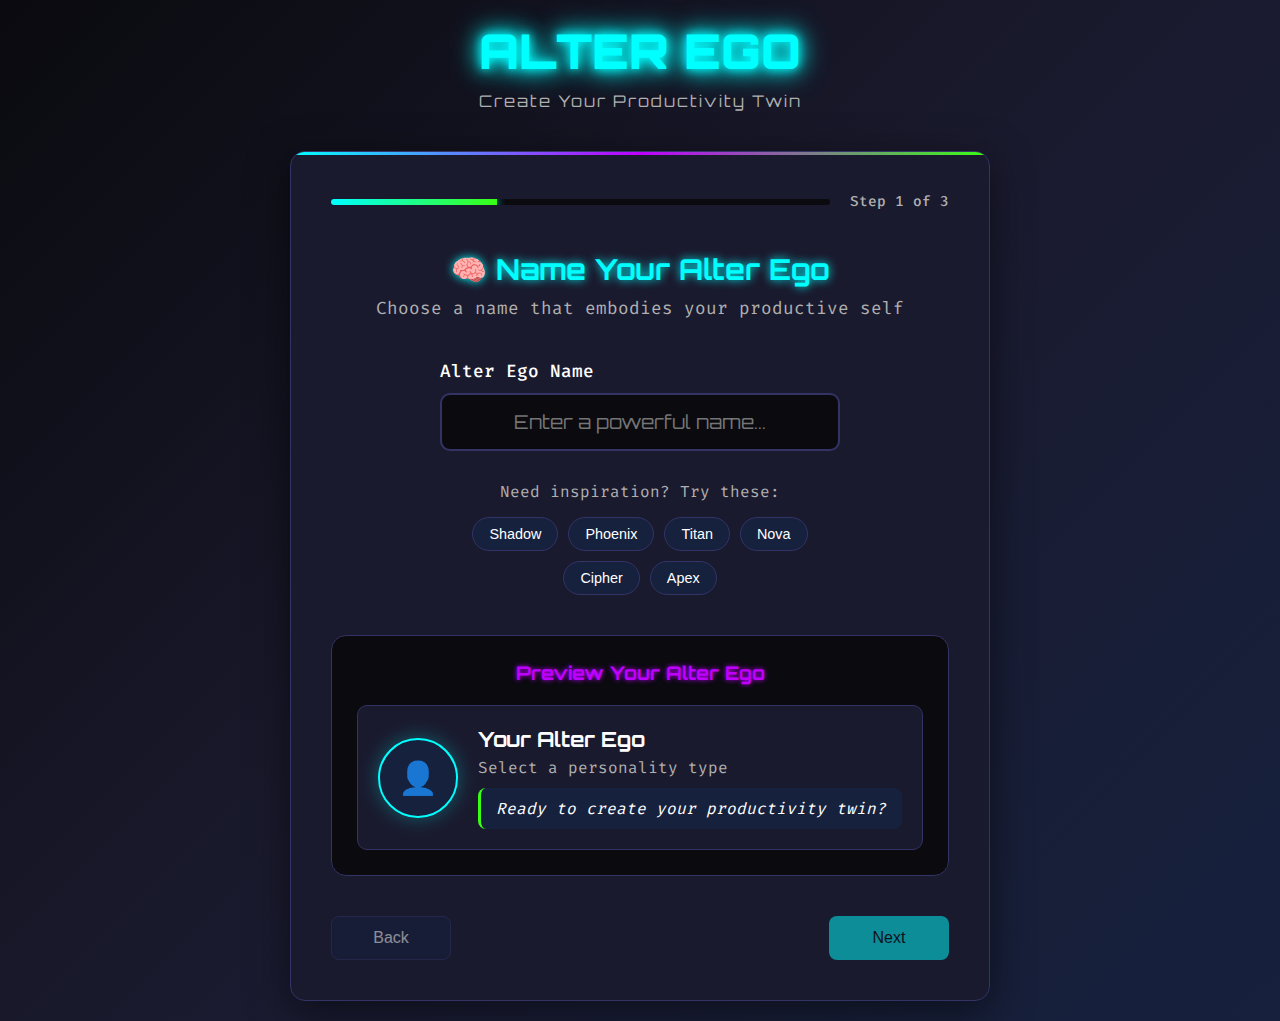
<file: index.html>
<!DOCTYPE html>
<html lang="en">
<head>
    <meta charset="UTF-8">
    <meta name="viewport" content="width=device-width, initial-scale=1.0">
    <title>Alter Ego - Productivity Assistant</title>
    <link rel="stylesheet" href="styles.css">
</head>
<body>
    <div class="container">
        <!-- Header -->
        <header class="header">
            <h1 class="title">
                <span class="glow">ALTER EGO</span>
                <span class="subtitle">Productivity Twin</span>
            </h1>
            <div class="user-info">
                <span id="user-level" class="level-badge">Level 1 ⭐</span>
                <span id="user-xp" class="xp-badge">XP: 0/100</span>
            </div>
            <div class="header-nav">
              <button class="nav-link" onclick="window.location.href='create-alter-ego.html'">
                ⚙️ Customize Alter Ego
              </button>
            </div>
        </header>

        <!-- Main Grid Layout -->
        <main class="main-grid">
            <!-- Alter Ego Persona Interface -->
            <section class="persona-panel">
                <div class="persona-header">
                    <h2>🧠 Shadow Console</h2>
                    <div class="persona-status" id="persona-status">ACTIVE</div>
                </div>
                <div class="persona-avatar" id="persona-avatar">
                    <div class="avatar-face">👤</div>
                    <div class="avatar-glow"></div>
                </div>
                <div class="persona-messages" id="persona-messages">
                    <div class="message shadow-message">
                        <span class="timestamp">[INIT]</span>
                        I'm Shadow, your productivity twin. Ready to level up? Type <span class="command-highlight">/help</span> to begin.
                    </div>
                </div>
            </section>

            <!-- Focus Command Console -->
            <section class="command-console">
                <div class="console-header">
                    <h2>🎯 Command Console</h2>
                    <div class="console-status" id="session-status">IDLE</div>
                </div>
                <div class="console-output" id="console-output">
                    <div class="output-line">
                        <span class="prompt">shadow@productivity:~$</span> System initialized. Awaiting commands...
                    </div>
                </div>
                <div class="console-input-container">
                    <span class="prompt">shadow@productivity:~$</span>
                    <input type="text" id="command-input" class="console-input" placeholder="Enter command..." autocomplete="off">
                </div>
            </section>

            <!-- XP & Leveling System -->
            <section class="xp-panel">
                <div class="panel-header">
                    <h2>🎮 Progress Matrix</h2>
                </div>
                <div class="xp-display">
                    <div class="xp-bar-container">
                        <div class="xp-bar" id="xp-bar"></div>
                        <div class="xp-text" id="xp-text">0 / 100 XP</div>
                    </div>
                    <div class="stats-grid">
                        <div class="stat-item">
                            <span class="stat-label">Sessions</span>
                            <span class="stat-value" id="total-sessions">0</span>
                        </div>
                        <div class="stat-item">
                            <span class="stat-label">Time Logged</span>
                            <span class="stat-value" id="total-time">0m</span>
                        </div>
                        <div class="stat-item">
                            <span class="stat-label">Streak</span>
                            <span class="stat-value" id="streak">0</span>
                        </div>
                    </div>
                </div>
            </section>

            <!-- Time Capsule Journal -->
            <section class="journal-panel">
                <div class="panel-header">
                    <h2>📦 Time Capsule</h2>
                    <button class="save-btn" id="save-capsule">SAVE</button>
                </div>
                <textarea 
                    id="capsule-input" 
                    class="capsule-textarea" 
                    placeholder="Write a note to your future self..."
                    maxlength="500"
                ></textarea>
                <div class="capsule-info">
                    <span id="char-count">0/500</span>
                    <span id="last-saved">Never saved</span>
                </div>
                <div class="current-capsule" id="current-capsule">
                    <h3>Current Capsule:</h3>
                    <p id="capsule-content">No capsule saved yet.</p>
                </div>
            </section>

            <!-- Focus Stats -->
            <section class="stats-panel">
                <div class="panel-header">
                    <h2>📊 Neural Analytics</h2>
                </div>
                <div class="chart-container">
                    <canvas id="focus-chart" width="300" height="200"></canvas>
                    <div class="chart-placeholder">
                        <div class="chart-bars">
                            <div class="bar" style="height: 60%"></div>
                            <div class="bar" style="height: 80%"></div>
                            <div class="bar" style="height: 40%"></div>
                            <div class="bar" style="height: 90%"></div>
                            <div class="bar" style="height: 70%"></div>
                        </div>
                        <p>Focus patterns visualization (Chart.js integration ready)</p>
                    </div>
                </div>
            </section>
        </main>

        <!-- Timer Display (Hidden by default) -->
        <div class="timer-overlay" id="timer-overlay">
            <div class="timer-display">
                <div class="timer-text" id="timer-text">00:00</div>
                <div class="timer-controls">
                    <button class="timer-btn" id="pause-timer">PAUSE</button>
                    <button class="timer-btn danger" id="stop-timer">STOP</button>
                </div>
            </div>
        </div>
    </div>

    <script src="script.js"></script>
</body>
</html>
</file>
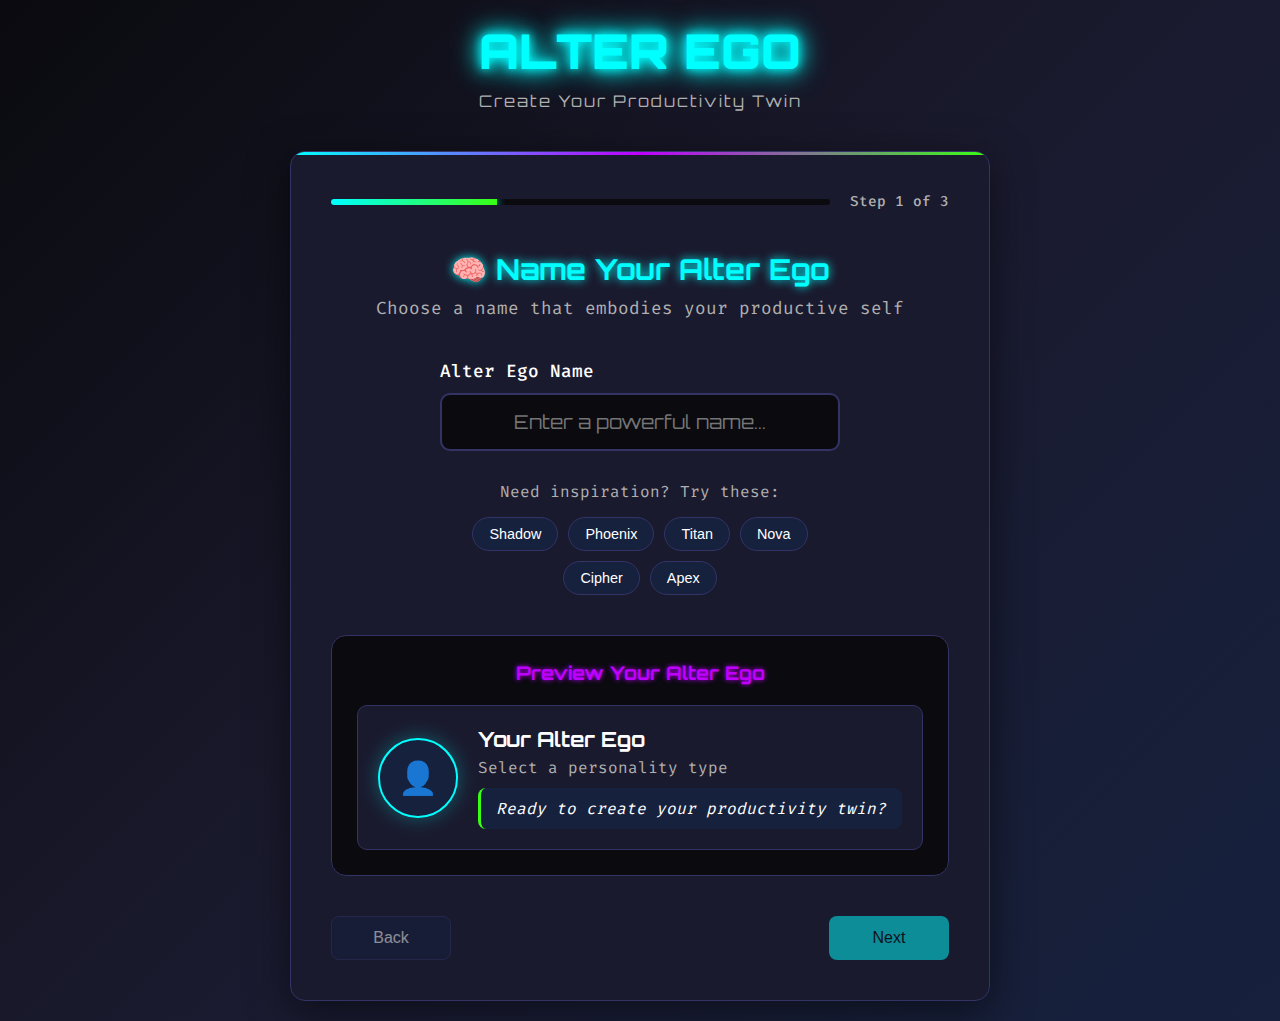
<file: create-alter-ego.html>
<!DOCTYPE html>
<html lang="en">
<head>
    <meta charset="UTF-8">
    <meta name="viewport" content="width=device-width, initial-scale=1.0">
    <title>Create Your Alter Ego - Productivity Twin</title>
    <link rel="stylesheet" href="styles.css">
    <link rel="stylesheet" href="creation-styles.css">
</head>
<body class="creation-body">
    <div class="creation-container">
        <!-- Header -->
        <header class="creation-header">
            <h1 class="creation-title">
                <span class="glow">ALTER EGO</span>
                <span class="creation-subtitle">Create Your Productivity Twin</span>
            </h1>
        </header>

        <!-- Creation Form -->
        <main class="creation-main">
            <div class="creation-card">
                <div class="creation-progress">
                    <div class="progress-bar">
                        <div class="progress-fill" id="progress-fill"></div>
                    </div>
                    <span class="progress-text" id="progress-text">Step 1 of 3</span>
                </div>

                <!-- Step 1: Name Selection -->
                <div class="creation-step active" id="step-1">
                    <div class="step-header">
                        <h2>🧠 Name Your Alter Ego</h2>
                        <p>Choose a name that embodies your productive self</p>
                    </div>
                    
                    <div class="name-input-section">
                        <label for="alter-ego-name" class="input-label">Alter Ego Name</label>
                        <input 
                            type="text" 
                            id="alter-ego-name" 
                            class="name-input" 
                            placeholder="Enter a powerful name..."
                            maxlength="20"
                        >
                        <div class="name-suggestions">
                            <p>Need inspiration? Try these:</p>
                            <div class="suggestion-chips">
                                <button class="suggestion-chip" data-name="Shadow">Shadow</button>
                                <button class="suggestion-chip" data-name="Phoenix">Phoenix</button>
                                <button class="suggestion-chip" data-name="Titan">Titan</button>
                                <button class="suggestion-chip" data-name="Nova">Nova</button>
                                <button class="suggestion-chip" data-name="Cipher">Cipher</button>
                                <button class="suggestion-chip" data-name="Apex">Apex</button>
                            </div>
                        </div>
                    </div>
                </div>

                <!-- Step 2: Personality Type -->
                <div class="creation-step" id="step-2">
                    <div class="step-header">
                        <h2>⚡ Choose Your Personality</h2>
                        <p>Select the personality that will motivate you best</p>
                    </div>
                    
                    <div class="personality-grid">
                        <div class="personality-card" data-type="motivator">
                            <div class="personality-icon">💪</div>
                            <h3>The Motivator</h3>
                            <p>Encouraging, supportive, and always cheering you on</p>
                            <div class="personality-traits">
                                <span class="trait">Encouraging</span>
                                <span class="trait">Supportive</span>
                                <span class="trait">Positive</span>
                            </div>
                        </div>

                        <div class="personality-card" data-type="challenger">
                            <div class="personality-icon">🔥</div>
                            <h3>The Challenger</h3>
                            <p>Direct, intense, and pushes you to exceed limits</p>
                            <div class="personality-traits">
                                <span class="trait">Direct</span>
                                <span class="trait">Intense</span>
                                <span class="trait">Demanding</span>
                            </div>
                        </div>

                        <div class="personality-card" data-type="strategist">
                            <div class="personality-icon">🧠</div>
                            <h3>The Strategist</h3>
                            <p>Analytical, logical, and focuses on optimization</p>
                            <div class="personality-traits">
                                <span class="trait">Analytical</span>
                                <span class="trait">Logical</span>
                                <span class="trait">Efficient</span>
                            </div>
                        </div>

                        <div class="personality-card" data-type="sage">
                            <div class="personality-icon">🌟</div>
                            <h3>The Sage</h3>
                            <p>Wise, philosophical, and provides deep insights</p>
                            <div class="personality-traits">
                                <span class="trait">Wise</span>
                                <span class="trait">Thoughtful</span>
                                <span class="trait">Insightful</span>
                            </div>
                        </div>
                    </div>
                </div>

                <!-- Step 3: Customization -->
                <div class="creation-step" id="step-3">
                    <div class="step-header">
                        <h2>🎨 Customize Your Twin</h2>
                        <p>Fine-tune your alter ego's appearance and behavior</p>
                    </div>
                    
                    <div class="customization-section">
                        <div class="custom-option">
                            <label class="option-label">Avatar Style</label>
                            <div class="avatar-options">
                                <button class="avatar-option active" data-avatar="👤">👤</button>
                                <button class="avatar-option" data-avatar="🤖">🤖</button>
                                <button class="avatar-option" data-avatar="👁️">👁️</button>
                                <button class="avatar-option" data-avatar="⚡">⚡</button>
                                <button class="avatar-option" data-avatar="🔮">🔮</button>
                                <button class="avatar-option" data-avatar="🎯">🎯</button>
                            </div>
                        </div>

                        <div class="custom-option">
                            <label class="option-label">Communication Style</label>
                            <div class="style-options">
                                <label class="style-option">
                                    <input type="radio" name="communication" value="casual" checked>
                                    <span class="radio-custom"></span>
                                    Casual & Friendly
                                </label>
                                <label class="style-option">
                                    <input type="radio" name="communication" value="professional">
                                    <span class="radio-custom"></span>
                                    Professional & Formal
                                </label>
                                <label class="style-option">
                                    <input type="radio" name="communication" value="witty">
                                    <span class="radio-custom"></span>
                                    Witty & Sarcastic
                                </label>
                            </div>
                        </div>

                        <div class="custom-option">
                            <label class="option-label">Focus Areas</label>
                            <div class="focus-tags">
                                <button class="focus-tag" data-focus="work">💼 Work</button>
                                <button class="focus-tag" data-focus="study">📚 Study</button>
                                <button class="focus-tag" data-focus="creative">🎨 Creative</button>
                                <button class="focus-tag" data-focus="fitness">💪 Fitness</button>
                                <button class="focus-tag" data-focus="personal">🌱 Personal</button>
                                <button class="focus-tag" data-focus="coding">💻 Coding</button>
                            </div>
                        </div>
                    </div>
                </div>

                <!-- Preview Section -->
                <div class="alter-ego-preview" id="alter-ego-preview">
                    <div class="preview-header">
                        <h3>Preview Your Alter Ego</h3>
                    </div>
                    <div class="preview-card">
                        <div class="preview-avatar" id="preview-avatar">👤</div>
                        <div class="preview-info">
                            <h4 id="preview-name">Your Alter Ego</h4>
                            <p id="preview-type">Select a personality type</p>
                            <div class="preview-message" id="preview-message">
                                Ready to create your productivity twin?
                            </div>
                        </div>
                    </div>
                </div>

                <!-- Navigation Buttons -->
                <div class="creation-nav">
                    <button class="nav-btn secondary" id="back-btn" disabled>Back</button>
                    <button class="nav-btn primary" id="next-btn">Next</button>
                    <button class="nav-btn success" id="create-btn" style="display: none;">Create Alter Ego</button>
                </div>
            </div>
        </main>
    </div>

    <script src="alter-ego-creation.js"></script>
</body>
</html>
</file>
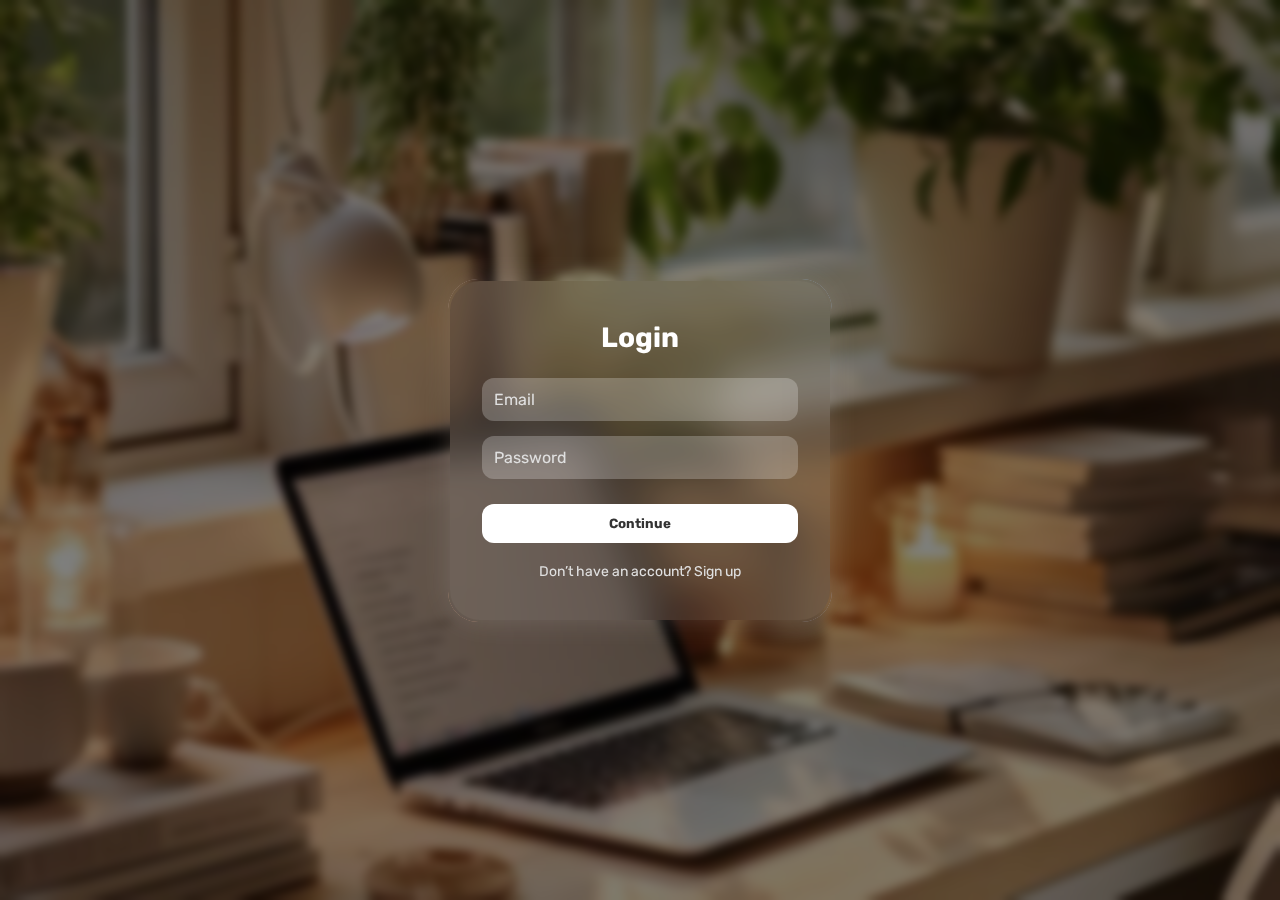
<file: login.html>
<!DOCTYPE html>
<html lang="en">
<head>
  <meta charset="UTF-8" />
  <meta name="viewport" content="width=device-width, initial-scale=1.0"/>
  <title>Login / Sign Up</title>
  <link href="https://fonts.googleapis.com/css2?family=Rubik:wght@300;400;500;700&display=swap" rel="stylesheet">
  <style>
    * {
      margin: 0;
      padding: 0;
      box-sizing: border-box;
      font-family: 'Rubik', sans-serif;
    }

    html, body {
      height: 100%;
      width: 100%;
      overflow: hidden;
    }

    body {
      background: url('bgg.jpg') no-repeat center center/cover;
      display: flex;
      align-items: center;
      justify-content: center;
      position: relative;
    }

    .overlay {
      position: absolute;
      top: 0;
      left: 0;
      height: 100%;
      width: 100%;
      background: rgba(0, 0, 0, 0.5);
      backdrop-filter: blur(5px);
      z-index: 1;
    }

    .form-wrapper {
      position: relative;
      z-index: 2;
      width: 380px;
      padding: 2.5rem 2rem;
      color: #fff;
      text-align: center;
      border-radius: 30px;
      background: rgba(255, 255, 255, 0.1);
      backdrop-filter: blur(20px);
      box-shadow: 0 0 30px rgba(255, 255, 255, 0.15);
      animation: jelly 6s ease-in-out infinite;
    }

    .form-wrapper::before {
      content: "";
      position: absolute;
      inset: -2px;
      border-radius: 30px;
      background: linear-gradient(60deg, #ffafbd, #ffc3a0, #a1c4fd, #c2e9fb, #fcb69f);
      background-size: 300% 300%;
      animation: borderFlow 8s linear infinite;
      z-index: -1;
      mask: 
        linear-gradient(#fff 0 0) content-box, 
        linear-gradient(#fff 0 0);
      mask-composite: exclude;
      -webkit-mask-composite: destination-out;
    }

    @keyframes borderFlow {
      0% { background-position: 0% 50%; }
      50% { background-position: 100% 50%; }
      100% { background-position: 0% 50%; }
    }

    @keyframes jelly {
      0%, 100% { transform: scale(1); }
      50% { transform: scale(1.02) rotate(0.3deg); }
    }

    h2 {
      font-size: 28px;
      margin-bottom: 1.5rem;
    }

    .input-group {
      margin-bottom: 15px;
    }

    .input-group input {
      width: 100%;
      padding: 12px;
      border: none;
      border-radius: 12px;
      font-size: 16px;
      background: rgba(255,255,255,0.15);
      color: #fff;
      outline: none;
      backdrop-filter: blur(10px);
      transition: background 0.3s;
    }

    .input-group input::placeholder {
      color: #e0e0e0;
    }

    .input-group input:focus {
      background: rgba(255,255,255,0.25);
    }

    .btn {
      width: 100%;
      padding: 12px;
      background: #ffffff;
      color: #333;
      font-weight: bold;
      border: none;
      border-radius: 12px;
      cursor: pointer;
      margin-top: 10px;
      transition: background 0.3s;
    }

    .btn:hover {
      background: #eaeaea;
    }

    .toggle-link {
      margin-top: 20px;
      font-size: 14px;
      color: #e0e0e0;
      cursor: pointer;
      transition: color 0.3s;
      display: inline-block;
    }

    .toggle-link:hover {
      color: #fff;
    }

    .signup-only {
      display: none;
    }
  </style>
</head>
<body>
  <div class="overlay"></div>

  <div class="form-wrapper" id="form-container">
    <h2 id="form-title">Login</h2>

    <div class="input-group signup-only" id="signup-name">
      <input type="text" placeholder="Full Name" />
    </div>

    <div class="input-group signup-only" id="signup-username">
      <input type="text" placeholder="Username / Short Bio" />
    </div>

    <div class="input-group">
      <input type="email" placeholder="Email" />
    </div>

    <div class="input-group">
      <input type="password" placeholder="Password" />
    </div>

    <div class="input-group signup-only" id="signup-confirm">
      <input type="password" placeholder="Confirm Password" />
    </div>

    <button class="btn" id="main-button">Continue</button>

    <div class="toggle-link" onclick="toggleForm()">
      Don’t have an account? Sign up
    </div>
  </div>

 <script>
  const title = document.getElementById("form-title");
  const toggleLink = document.querySelector(".toggle-link");
  const btn = document.getElementById("main-button");
  const signupFields = document.querySelectorAll(".signup-only");

  let isLogin = true;

  function toggleForm() {
    isLogin = !isLogin;

    title.textContent = isLogin ? "Login" : "Sign Up";
    btn.textContent = isLogin ? "Continue" : "Register";
    toggleLink.textContent = isLogin
      ? "Don’t have an account? Sign up"
      : "Already have an account? Login";

    signupFields.forEach(el => {
      el.style.display = isLogin ? "none" : "block";
    });
  }

  // REDIRECT TO WELCOME PAGE ON BUTTON CLICK
  btn.addEventListener("click", () => {
    // Here you can add form validation if needed
    window.location.href = "welcome.html";
  });
</script>

</body>
</html>
</file>
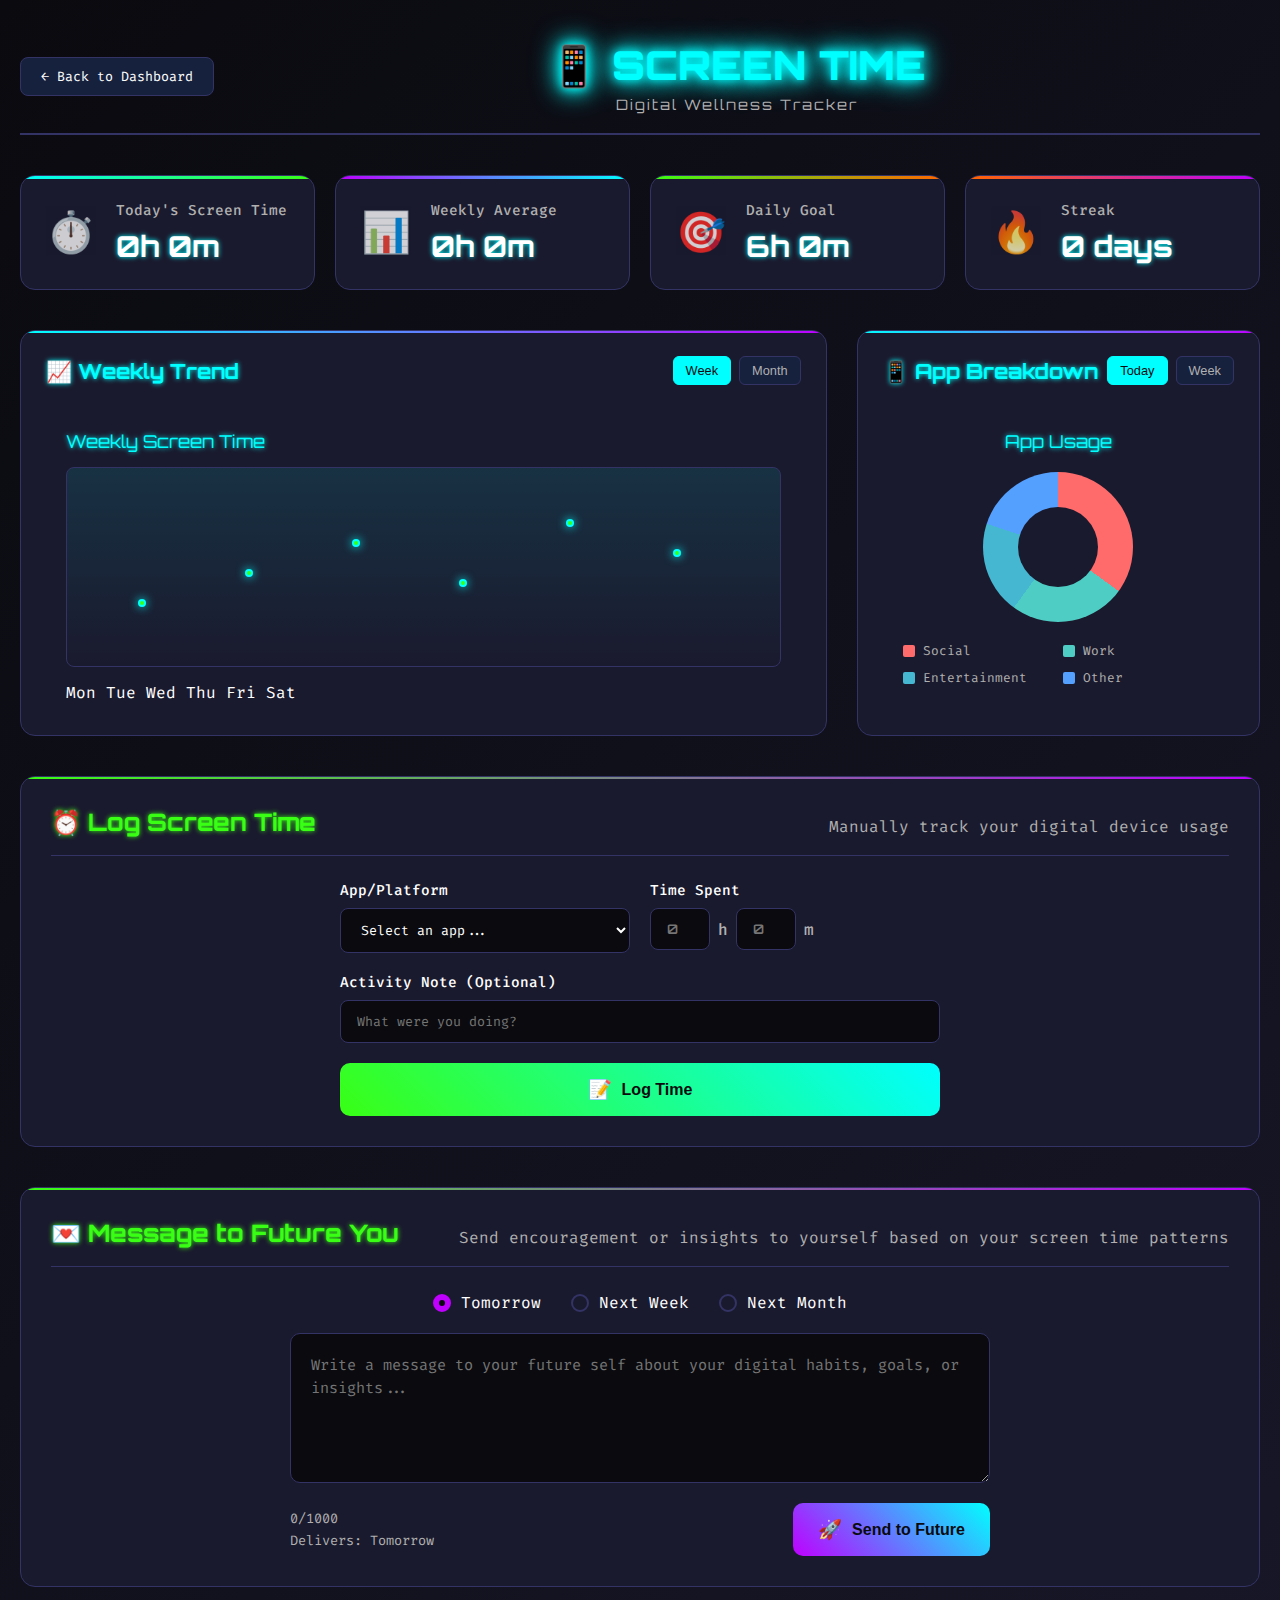
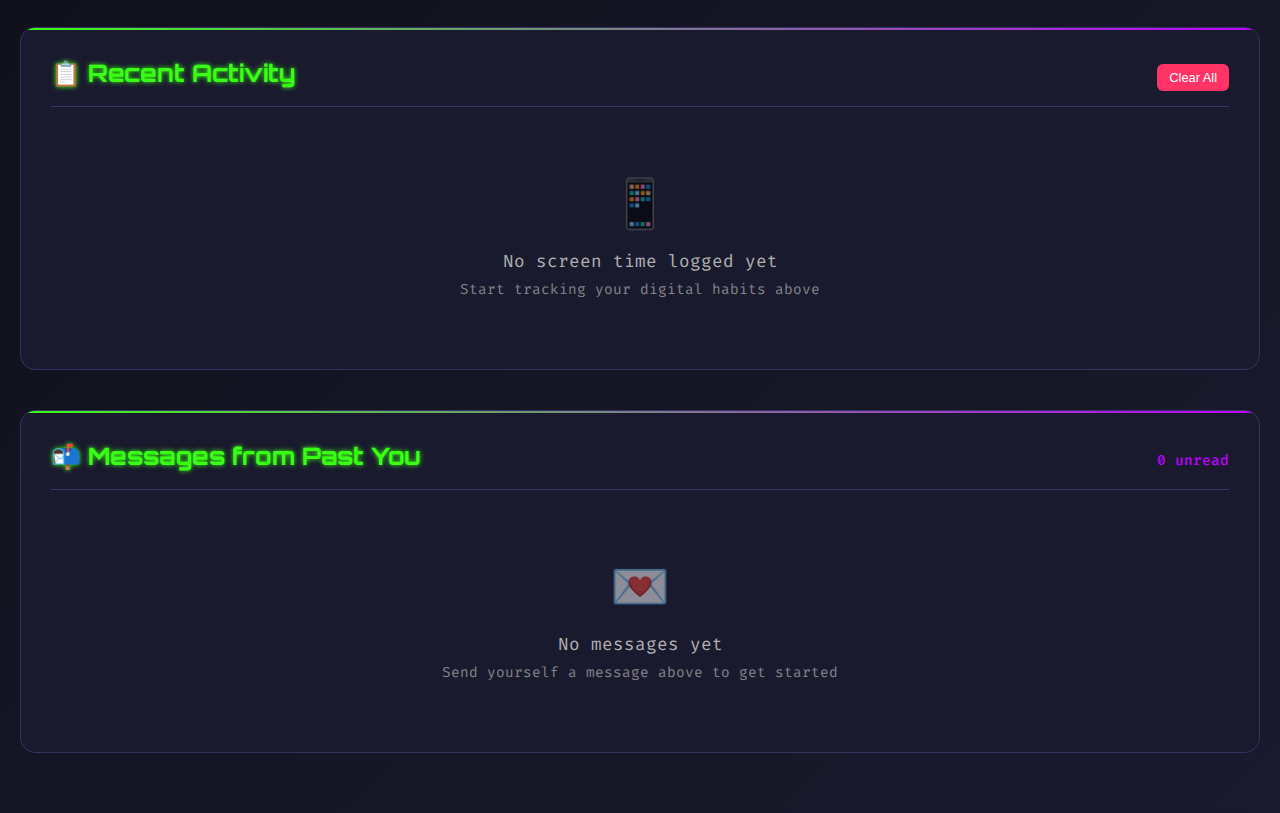
<file: screen-time-tracker.html>
<!DOCTYPE html>
<html lang="en">
<head>
    <meta charset="UTF-8">
    <meta name="viewport" content="width=device-width, initial-scale=1.0">
    <title>Screen Time Tracker - Alter Ego</title>
    <link rel="stylesheet" href="styles.css">
    <link rel="stylesheet" href="tracker-styles.css">
</head>
<body>
    <div class="tracker-container">
        <!-- Header -->
        <header class="tracker-header">
            <div class="header-left">
                <button class="back-btn" onclick="window.location.href='index.html'">
                    ← Back to Dashboard
                </button>
            </div>
            <h1 class="tracker-title">
                <span class="glow">📱 SCREEN TIME</span>
                <span class="tracker-subtitle">Digital Wellness Tracker</span>
            </h1>
            <div class="header-right">
                <div class="current-date" id="current-date"></div>
            </div>
        </header>

        <!-- Main Content -->
        <main class="tracker-main">
            <!-- Quick Stats Overview -->
            <section class="quick-stats">
                <div class="stat-card primary">
                    <div class="stat-icon">⏱️</div>
                    <div class="stat-info">
                        <h3>Today's Screen Time</h3>
                        <div class="stat-value" id="today-screen-time">0h 0m</div>
                    </div>
                </div>
                <div class="stat-card secondary">
                    <div class="stat-icon">📊</div>
                    <div class="stat-info">
                        <h3>Weekly Average</h3>
                        <div class="stat-value" id="weekly-average">0h 0m</div>
                    </div>
                </div>
                <div class="stat-card tertiary">
                    <div class="stat-icon">🎯</div>
                    <div class="stat-info">
                        <h3>Daily Goal</h3>
                        <div class="stat-value" id="daily-goal">6h 0m</div>
                    </div>
                </div>
                <div class="stat-card quaternary">
                    <div class="stat-icon">🔥</div>
                    <div class="stat-info">
                        <h3>Streak</h3>
                        <div class="stat-value" id="goal-streak">0 days</div>
                    </div>
                </div>
            </section>

            <!-- Charts Section -->
            <section class="charts-section">
                <div class="chart-grid">
                    <!-- Weekly Trend Chart -->
                    <div class="chart-panel">
                        <div class="chart-header">
                            <h2>📈 Weekly Trend</h2>
                            <div class="chart-controls">
                                <button class="chart-btn active" data-period="week">Week</button>
                                <button class="chart-btn" data-period="month">Month</button>
                            </div>
                        </div>
                        <div class="chart-wrapper">
                          <div class="line-chart">
                            <div class="chart-title">Weekly Screen Time</div>
                            <div class="line-chart-container">
                              <div class="chart-line">
                                <div class="data-point" style="bottom: 30%; left: 10%;"></div>
                                <div class="data-point" style="bottom: 45%; left: 25%;"></div>
                                <div class="data-point" style="bottom: 60%; left: 40%;"></div>
                                <div class="data-point" style="bottom: 40%; left: 55%;"></div>
                                <div class="data-point" style="bottom: 70%; left: 70%;"></div>
                                <div class="data-point" style="bottom: 55%; left: 85%;"></div>
                              </div>
                            </div>
                            <div class="chart-labels">
                              <span>Mon</span>
                              <span>Tue</span>
                              <span>Wed</span>
                              <span>Thu</span>
                              <span>Fri</span>
                              <span>Sat</span>
                            </div>
                          </div>
                        </div>
                    </div>

                    <!-- App Usage Breakdown -->
                    <div class="chart-panel">
                        <div class="chart-header">
                            <h2>📱 App Breakdown</h2>
                            <div class="chart-controls">
                                <button class="chart-btn active" data-view="today">Today</button>
                                <button class="chart-btn" data-view="week">Week</button>
                            </div>
                        </div>
                        <div class="chart-wrapper">
                          <div class="donut-chart">
                            <div class="chart-title">App Usage</div>
                            <div class="donut-container">
                              <div class="donut-segment social" style="--percentage: 35;"></div>
                              <div class="donut-segment work" style="--percentage: 25;"></div>
                              <div class="donut-segment entertainment" style="--percentage: 20;"></div>
                              <div class="donut-segment other" style="--percentage: 20;"></div>
                            </div>
                            <div class="donut-legend">
                              <div class="legend-item"><span class="legend-color social"></span>Social</div>
                              <div class="legend-item"><span class="legend-color work"></span>Work</div>
                              <div class="legend-item"><span class="legend-color entertainment"></span>Entertainment</div>
                              <div class="legend-item"><span class="legend-color other"></span>Other</div>
                            </div>
                          </div>
                        </div>
                    </div>
                </div>
            </section>

            <!-- Manual Time Entry -->
            <section class="time-entry-section">
                <div class="entry-panel">
                    <div class="panel-header">
                        <h2>⏰ Log Screen Time</h2>
                        <p>Manually track your digital device usage</p>
                    </div>
                    
                    <div class="entry-form">
                        <div class="form-row">
                            <div class="form-group">
                                <label for="app-select">App/Platform</label>
                                <select id="app-select" class="form-input">
                                    <option value="">Select an app...</option>
                                    <option value="social">📱 Social Media</option>
                                    <option value="work">💼 Work/Productivity</option>
                                    <option value="entertainment">🎬 Entertainment</option>
                                    <option value="gaming">🎮 Gaming</option>
                                    <option value="education">📚 Education</option>
                                    <option value="communication">💬 Communication</option>
                                    <option value="other">🔧 Other</option>
                                </select>
                            </div>
                            <div class="form-group">
                                <label for="time-input">Time Spent</label>
                                <div class="time-input-group">
                                    <input type="number" id="hours-input" class="time-input" placeholder="0" min="0" max="23">
                                    <span class="time-label">h</span>
                                    <input type="number" id="minutes-input" class="time-input" placeholder="0" min="0" max="59">
                                    <span class="time-label">m</span>
                                </div>
                            </div>
                        </div>
                        
                        <div class="form-row">
                            <div class="form-group full-width">
                                <label for="activity-note">Activity Note (Optional)</label>
                                <input type="text" id="activity-note" class="form-input" placeholder="What were you doing?">
                            </div>
                        </div>
                        
                        <button class="log-btn" id="log-time-btn">
                            <span class="btn-icon">📝</span>
                            Log Time
                        </button>
                    </div>
                </div>
            </section>

            <!-- Future Message Section -->
            <section class="future-message-section">
                <div class="message-panel">
                    <div class="panel-header">
                        <h2>💌 Message to Future You</h2>
                        <p>Send encouragement or insights to yourself based on your screen time patterns</p>
                    </div>
                    
                    <div class="message-composer">
                        <div class="composer-header">
                            <div class="delivery-options">
                                <label class="delivery-option">
                                    <input type="radio" name="delivery" value="tomorrow" checked>
                                    <span class="radio-custom"></span>
                                    Tomorrow
                                </label>
                                <label class="delivery-option">
                                    <input type="radio" name="delivery" value="week">
                                    <span class="radio-custom"></span>
                                    Next Week
                                </label>
                                <label class="delivery-option">
                                    <input type="radio" name="delivery" value="month">
                                    <span class="radio-custom"></span>
                                    Next Month
                                </label>
                            </div>
                        </div>
                        
                        <textarea 
                            id="future-message" 
                            class="message-textarea" 
                            placeholder="Write a message to your future self about your digital habits, goals, or insights..."
                            maxlength="1000"
                        ></textarea>
                        
                        <div class="composer-footer">
                            <div class="message-info">
                                <span id="message-char-count">0/1000</span>
                                <span id="delivery-date">Delivers: Tomorrow</span>
                            </div>
                            <button class="send-btn" id="send-message-btn">
                                <span class="btn-icon">🚀</span>
                                Send to Future
                            </button>
                        </div>
                    </div>
                </div>
            </section>

            <!-- Recent Activity Log -->
            <section class="activity-log-section">
                <div class="log-panel">
                    <div class="panel-header">
                        <h2>📋 Recent Activity</h2>
                        <button class="clear-btn" id="clear-log-btn">Clear All</button>
                    </div>
                    <div class="activity-list" id="activity-list">
                        <div class="empty-state">
                            <div class="empty-icon">📱</div>
                            <p>No screen time logged yet</p>
                            <small>Start tracking your digital habits above</small>
                        </div>
                    </div>
                </div>
            </section>

            <!-- Future Messages Inbox -->
            <section class="messages-inbox-section">
                <div class="inbox-panel">
                    <div class="panel-header">
                        <h2>📬 Messages from Past You</h2>
                        <div class="inbox-stats">
                            <span id="unread-count">0 unread</span>
                        </div>
                    </div>
                    <div class="messages-list" id="messages-list">
                        <div class="empty-state">
                            <div class="empty-icon">💌</div>
                            <p>No messages yet</p>
                            <small>Send yourself a message above to get started</small>
                        </div>
                    </div>
                </div>
            </section>
        </main>
    </div>

    <script src="screen-time-tracker.js"></script>
</body>
</html>
</file>
<file: styles.css>
/* Import futuristic font */
@import url("https://fonts.googleapis.com/css2?family=Orbitron:wght@400;700;900&family=Fira+Code:wght@300;400;500&display=swap");

/* CSS Variables for theming */
:root {
  --primary-bg: #0a0a0f;
  --secondary-bg: #1a1a2e;
  --accent-bg: #16213e;
  --neon-cyan: #00ffff;
  --neon-green: #39ff14;
  --neon-purple: #bf00ff;
  --neon-orange: #ff6600;
  --text-primary: #ffffff;
  --text-secondary: #b0b0b0;
  --text-muted: #666666;
  --border-color: #333366;
  --glow-color: rgba(0, 255, 255, 0.5);
  --danger-color: #ff3366;
}

/* Reset and base styles */
* {
  margin: 0;
  padding: 0;
  box-sizing: border-box;
}

body {
  font-family: "Fira Code", monospace;
  background: linear-gradient(135deg, var(--primary-bg) 0%, var(--secondary-bg) 100%);
  color: var(--text-primary);
  min-height: 100vh;
  overflow-x: hidden;
}

/* Container */
.container {
  max-width: 1400px;
  margin: 0 auto;
  padding: 20px;
  min-height: 100vh;
}

/* Header */
.header {
  display: flex;
  justify-content: space-between;
  align-items: center;
  margin-bottom: 30px;
  padding: 20px 0;
  border-bottom: 2px solid var(--border-color);
}

.title {
  font-family: "Orbitron", monospace;
  font-size: 2.5rem;
  font-weight: 900;
  display: flex;
  flex-direction: column;
  gap: 5px;
}

.glow {
  color: var(--neon-cyan);
  text-shadow: 0 0 10px var(--neon-cyan), 0 0 20px var(--neon-cyan), 0 0 30px var(--neon-cyan);
  animation: pulse-glow 2s ease-in-out infinite alternate;
}

.subtitle {
  font-size: 0.8rem;
  color: var(--text-secondary);
  font-weight: 400;
  letter-spacing: 2px;
}

.user-info {
  display: flex;
  gap: 15px;
  align-items: center;
}

.level-badge,
.xp-badge {
  padding: 8px 16px;
  border-radius: 20px;
  font-weight: 500;
  font-size: 0.9rem;
}

.level-badge {
  background: linear-gradient(45deg, var(--neon-purple), var(--neon-cyan));
  color: var(--primary-bg);
  box-shadow: 0 0 15px rgba(191, 0, 255, 0.5);
}

.xp-badge {
  background: var(--accent-bg);
  border: 1px solid var(--neon-green);
  color: var(--neon-green);
  box-shadow: 0 0 10px rgba(57, 255, 20, 0.3);
}

/* Main Grid Layout */
.main-grid {
  display: grid;
  grid-template-columns: 1fr 1fr;
  grid-template-rows: auto auto auto;
  gap: 20px;
  grid-template-areas:
    "persona command"
    "xp journal"
    "stats stats";
}

/* Panel base styles */
.persona-panel,
.command-console,
.xp-panel,
.journal-panel,
.stats-panel {
  background: var(--secondary-bg);
  border: 1px solid var(--border-color);
  border-radius: 10px;
  padding: 20px;
  box-shadow: 0 4px 20px rgba(0, 0, 0, 0.3);
  position: relative;
  overflow: hidden;
}

.persona-panel::before,
.command-console::before,
.xp-panel::before,
.journal-panel::before,
.stats-panel::before {
  content: "";
  position: absolute;
  top: 0;
  left: 0;
  right: 0;
  height: 2px;
  background: linear-gradient(90deg, var(--neon-cyan), var(--neon-purple), var(--neon-green));
  animation: border-flow 3s linear infinite;
}

/* Grid areas */
.persona-panel {
  grid-area: persona;
}
.command-console {
  grid-area: command;
}
.xp-panel {
  grid-area: xp;
}
.journal-panel {
  grid-area: journal;
}
.stats-panel {
  grid-area: stats;
}

/* Panel headers */
.persona-header,
.console-header,
.panel-header {
  display: flex;
  justify-content: space-between;
  align-items: center;
  margin-bottom: 20px;
  padding-bottom: 10px;
  border-bottom: 1px solid var(--border-color);
}

.persona-header h2,
.console-header h2,
.panel-header h2 {
  font-family: "Orbitron", monospace;
  font-size: 1.2rem;
  color: var(--neon-cyan);
  text-shadow: 0 0 5px var(--neon-cyan);
}

/* Persona Panel */
.persona-status,
.console-status {
  padding: 4px 12px;
  border-radius: 15px;
  font-size: 0.8rem;
  font-weight: 500;
  background: var(--neon-green);
  color: var(--primary-bg);
  animation: pulse 2s ease-in-out infinite;
}

.persona-avatar {
  display: flex;
  justify-content: center;
  align-items: center;
  margin: 20px 0;
  position: relative;
}

.avatar-face {
  font-size: 3rem;
  padding: 20px;
  border: 2px solid var(--neon-cyan);
  border-radius: 50%;
  background: var(--accent-bg);
  position: relative;
  z-index: 2;
}

.avatar-glow {
  position: absolute;
  width: 100px;
  height: 100px;
  border-radius: 50%;
  background: radial-gradient(circle, var(--glow-color) 0%, transparent 70%);
  animation: avatar-pulse 3s ease-in-out infinite;
}

.persona-messages {
  max-height: 200px;
  overflow-y: auto;
  padding: 10px;
  background: var(--primary-bg);
  border-radius: 5px;
  border: 1px solid var(--border-color);
}

.message {
  margin-bottom: 15px;
  padding: 10px;
  border-radius: 5px;
  line-height: 1.4;
}

.shadow-message {
  background: var(--accent-bg);
  border-left: 3px solid var(--neon-purple);
}

.timestamp {
  color: var(--neon-green);
  font-size: 0.8rem;
  font-weight: 500;
}

.command-highlight {
  color: var(--neon-cyan);
  font-weight: 500;
  background: rgba(0, 255, 255, 0.1);
  padding: 2px 4px;
  border-radius: 3px;
}

/* Command Console */
.console-output {
  background: var(--primary-bg);
  border: 1px solid var(--border-color);
  border-radius: 5px;
  padding: 15px;
  height: 200px;
  overflow-y: auto;
  margin-bottom: 15px;
  font-family: "Fira Code", monospace;
}

.output-line {
  margin-bottom: 8px;
  line-height: 1.4;
}

.prompt {
  color: var(--neon-green);
  font-weight: 500;
}

.console-input-container {
  display: flex;
  align-items: center;
  gap: 10px;
  background: var(--primary-bg);
  border: 1px solid var(--border-color);
  border-radius: 5px;
  padding: 10px;
}

.console-input {
  flex: 1;
  background: transparent;
  border: none;
  color: var(--text-primary);
  font-family: "Fira Code", monospace;
  font-size: 1rem;
  outline: none;
}

.console-input::placeholder {
  color: var(--text-muted);
}

/* XP Panel */
.xp-display {
  text-align: center;
}

.xp-bar-container {
  position: relative;
  background: var(--primary-bg);
  border: 1px solid var(--border-color);
  border-radius: 20px;
  height: 30px;
  margin-bottom: 20px;
  overflow: hidden;
}

.xp-bar {
  height: 100%;
  background: linear-gradient(90deg, var(--neon-green), var(--neon-cyan));
  border-radius: 20px;
  width: 0%;
  transition: width 0.5s ease;
  box-shadow: 0 0 10px rgba(57, 255, 20, 0.5);
}

.xp-text {
  position: absolute;
  top: 50%;
  left: 50%;
  transform: translate(-50%, -50%);
  font-weight: 500;
  font-size: 0.9rem;
  text-shadow: 1px 1px 2px rgba(0, 0, 0, 0.8);
}

.stats-grid {
  display: grid;
  grid-template-columns: repeat(3, 1fr);
  gap: 15px;
}

.stat-item {
  display: flex;
  flex-direction: column;
  align-items: center;
  padding: 15px;
  background: var(--accent-bg);
  border-radius: 8px;
  border: 1px solid var(--border-color);
}

.stat-label {
  font-size: 0.8rem;
  color: var(--text-secondary);
  margin-bottom: 5px;
}

.stat-value {
  font-size: 1.2rem;
  font-weight: 700;
  color: var(--neon-cyan);
  text-shadow: 0 0 5px var(--neon-cyan);
}

/* Journal Panel */
.save-btn {
  background: var(--neon-green);
  color: var(--primary-bg);
  border: none;
  padding: 8px 16px;
  border-radius: 5px;
  font-weight: 500;
  cursor: pointer;
  transition: all 0.3s ease;
}

.save-btn:hover {
  background: var(--neon-cyan);
  box-shadow: 0 0 10px var(--neon-cyan);
}

.capsule-textarea {
  width: 100%;
  height: 120px;
  background: var(--primary-bg);
  border: 1px solid var(--border-color);
  border-radius: 5px;
  padding: 15px;
  color: var(--text-primary);
  font-family: "Fira Code", monospace;
  font-size: 0.9rem;
  resize: vertical;
  margin-bottom: 10px;
}

.capsule-textarea:focus {
  outline: none;
  border-color: var(--neon-cyan);
  box-shadow: 0 0 5px rgba(0, 255, 255, 0.3);
}

.capsule-info {
  display: flex;
  justify-content: space-between;
  font-size: 0.8rem;
  color: var(--text-muted);
  margin-bottom: 15px;
}

.current-capsule {
  background: var(--accent-bg);
  border: 1px solid var(--border-color);
  border-radius: 5px;
  padding: 15px;
}

.current-capsule h3 {
  color: var(--neon-purple);
  margin-bottom: 10px;
  font-size: 1rem;
}

.current-capsule p {
  line-height: 1.4;
  color: var(--text-secondary);
}

/* Stats Panel */
.chart-container {
  display: flex;
  flex-direction: column;
  align-items: center;
}

.chart-placeholder {
  text-align: center;
  padding: 20px;
}

.chart-bars {
  display: flex;
  justify-content: center;
  align-items: end;
  gap: 10px;
  height: 100px;
  margin-bottom: 15px;
}

.bar {
  width: 20px;
  background: linear-gradient(to top, var(--neon-purple), var(--neon-cyan));
  border-radius: 3px 3px 0 0;
  animation: bar-grow 2s ease-in-out infinite alternate;
}

.bar:nth-child(2) {
  animation-delay: 0.2s;
}
.bar:nth-child(3) {
  animation-delay: 0.4s;
}
.bar:nth-child(4) {
  animation-delay: 0.6s;
}
.bar:nth-child(5) {
  animation-delay: 0.8s;
}

/* Timer Overlay */
.timer-overlay {
  position: fixed;
  top: 0;
  left: 0;
  width: 100%;
  height: 100%;
  background: rgba(0, 0, 0, 0.8);
  display: none;
  justify-content: center;
  align-items: center;
  z-index: 1000;
}

.timer-display {
  background: var(--secondary-bg);
  border: 2px solid var(--neon-cyan);
  border-radius: 20px;
  padding: 40px;
  text-align: center;
  box-shadow: 0 0 30px var(--glow-color);
}

.timer-text {
  font-family: "Orbitron", monospace;
  font-size: 4rem;
  font-weight: 900;
  color: var(--neon-cyan);
  text-shadow: 0 0 20px var(--neon-cyan);
  margin-bottom: 30px;
}

.timer-controls {
  display: flex;
  gap: 20px;
  justify-content: center;
}

.timer-btn {
  padding: 12px 24px;
  border: none;
  border-radius: 8px;
  font-weight: 500;
  cursor: pointer;
  transition: all 0.3s ease;
  background: var(--neon-green);
  color: var(--primary-bg);
}

.timer-btn.danger {
  background: var(--danger-color);
}

.timer-btn:hover {
  transform: translateY(-2px);
  box-shadow: 0 5px 15px rgba(0, 0, 0, 0.3);
}

/* Animations */
@keyframes pulse-glow {
  0% {
    text-shadow: 0 0 10px var(--neon-cyan), 0 0 20px var(--neon-cyan), 0 0 30px var(--neon-cyan);
  }
  100% {
    text-shadow: 0 0 5px var(--neon-cyan), 0 0 10px var(--neon-cyan), 0 0 15px var(--neon-cyan);
  }
}

@keyframes pulse {
  0%,
  100% {
    opacity: 1;
  }
  50% {
    opacity: 0.7;
  }
}

@keyframes avatar-pulse {
  0%,
  100% {
    transform: scale(1);
    opacity: 0.7;
  }
  50% {
    transform: scale(1.1);
    opacity: 1;
  }
}

@keyframes border-flow {
  0% {
    background-position: 0% 50%;
  }
  100% {
    background-position: 100% 50%;
  }
}

@keyframes bar-grow {
  0% {
    transform: scaleY(0.8);
  }
  100% {
    transform: scaleY(1.2);
  }
}

/* Responsive Design */
@media (max-width: 768px) {
  .main-grid {
    grid-template-columns: 1fr;
    grid-template-areas:
      "persona"
      "command"
      "xp"
      "journal"
      "stats";
  }

  .header {
    flex-direction: column;
    gap: 15px;
    text-align: center;
  }

  .title {
    font-size: 2rem;
  }

  .timer-text {
    font-size: 3rem;
  }

  .stats-grid {
    grid-template-columns: 1fr;
  }
}

@media (max-width: 480px) {
  .container {
    padding: 10px;
  }

  .persona-panel,
  .command-console,
  .xp-panel,
  .journal-panel,
  .stats-panel {
    padding: 15px;
  }

  .timer-display {
    padding: 20px;
    margin: 20px;
  }

  .timer-text {
    font-size: 2.5rem;
  }
}

/* Scrollbar styling */
::-webkit-scrollbar {
  width: 8px;
}

::-webkit-scrollbar-track {
  background: var(--primary-bg);
}

::-webkit-scrollbar-thumb {
  background: var(--neon-cyan);
  border-radius: 4px;
}

::-webkit-scrollbar-thumb:hover {
  background: var(--neon-purple);
}
</file>
<file: creation-styles.css>
/* Creation Page Specific Styles */
.creation-body {
  background: linear-gradient(135deg, var(--primary-bg) 0%, var(--secondary-bg) 50%, var(--accent-bg) 100%);
  min-height: 100vh;
  display: flex;
  align-items: center;
  justify-content: center;
}

.creation-container {
  width: 100%;
  max-width: 800px;
  padding: 20px;
}

.creation-header {
  text-align: center;
  margin-bottom: 40px;
}

.creation-title {
  font-family: "Orbitron", monospace;
  font-size: 3rem;
  font-weight: 900;
  display: flex;
  flex-direction: column;
  gap: 10px;
  align-items: center;
}

.creation-subtitle {
  font-size: 1rem;
  color: var(--text-secondary);
  font-weight: 400;
  letter-spacing: 2px;
}

.creation-main {
  display: flex;
  justify-content: center;
}

.creation-card {
  background: var(--secondary-bg);
  border: 1px solid var(--border-color);
  border-radius: 15px;
  padding: 40px;
  box-shadow: 0 10px 40px rgba(0, 0, 0, 0.5);
  position: relative;
  overflow: hidden;
  width: 100%;
  max-width: 700px;
}

.creation-card::before {
  content: "";
  position: absolute;
  top: 0;
  left: 0;
  right: 0;
  height: 3px;
  background: linear-gradient(90deg, var(--neon-cyan), var(--neon-purple), var(--neon-green));
  animation: border-flow 3s linear infinite;
}

/* Progress Bar */
.creation-progress {
  display: flex;
  justify-content: space-between;
  align-items: center;
  margin-bottom: 40px;
}

.progress-bar {
  flex: 1;
  height: 6px;
  background: var(--primary-bg);
  border-radius: 3px;
  overflow: hidden;
  margin-right: 20px;
}

.progress-fill {
  height: 100%;
  background: linear-gradient(90deg, var(--neon-cyan), var(--neon-green));
  width: 33.33%;
  transition: width 0.5s ease;
  box-shadow: 0 0 10px var(--neon-cyan);
}

.progress-text {
  color: var(--text-secondary);
  font-size: 0.9rem;
  font-weight: 500;
}

/* Steps */
.creation-step {
  display: none;
  animation: fadeIn 0.5s ease-in-out;
}

.creation-step.active {
  display: block;
}

.step-header {
  text-align: center;
  margin-bottom: 40px;
}

.step-header h2 {
  font-family: "Orbitron", monospace;
  font-size: 1.8rem;
  color: var(--neon-cyan);
  margin-bottom: 10px;
  text-shadow: 0 0 10px var(--neon-cyan);
}

.step-header p {
  color: var(--text-secondary);
  font-size: 1.1rem;
}

/* Name Input Section */
.name-input-section {
  max-width: 400px;
  margin: 0 auto;
}

.input-label {
  display: block;
  color: var(--text-primary);
  font-weight: 500;
  margin-bottom: 10px;
  font-size: 1.1rem;
}

.name-input {
  width: 100%;
  padding: 15px 20px;
  background: var(--primary-bg);
  border: 2px solid var(--border-color);
  border-radius: 10px;
  color: var(--text-primary);
  font-family: "Orbitron", monospace;
  font-size: 1.2rem;
  text-align: center;
  transition: all 0.3s ease;
}

.name-input:focus {
  outline: none;
  border-color: var(--neon-cyan);
  box-shadow: 0 0 20px rgba(0, 255, 255, 0.3);
  transform: scale(1.02);
}

.name-suggestions {
  margin-top: 30px;
  text-align: center;
}

.name-suggestions p {
  color: var(--text-secondary);
  margin-bottom: 15px;
}

.suggestion-chips {
  display: flex;
  flex-wrap: wrap;
  gap: 10px;
  justify-content: center;
}

.suggestion-chip {
  padding: 8px 16px;
  background: var(--accent-bg);
  border: 1px solid var(--border-color);
  border-radius: 20px;
  color: var(--text-primary);
  cursor: pointer;
  transition: all 0.3s ease;
  font-size: 0.9rem;
}

.suggestion-chip:hover {
  background: var(--neon-cyan);
  color: var(--primary-bg);
  transform: translateY(-2px);
  box-shadow: 0 5px 15px rgba(0, 255, 255, 0.3);
}

/* Personality Grid */
.personality-grid {
  display: grid;
  grid-template-columns: repeat(auto-fit, minmax(280px, 1fr));
  gap: 20px;
  margin-bottom: 30px;
}

.personality-card {
  background: var(--accent-bg);
  border: 2px solid var(--border-color);
  border-radius: 15px;
  padding: 25px;
  text-align: center;
  cursor: pointer;
  transition: all 0.3s ease;
  position: relative;
  overflow: hidden;
}

.personality-card:hover {
  transform: translateY(-5px);
  border-color: var(--neon-cyan);
  box-shadow: 0 10px 30px rgba(0, 255, 255, 0.2);
}

.personality-card.selected {
  border-color: var(--neon-green);
  background: linear-gradient(135deg, var(--accent-bg), rgba(57, 255, 20, 0.1));
  box-shadow: 0 0 30px rgba(57, 255, 20, 0.3);
}

.personality-card.selected::before {
  content: "✓";
  position: absolute;
  top: 10px;
  right: 15px;
  color: var(--neon-green);
  font-size: 1.5rem;
  font-weight: bold;
}

.personality-icon {
  font-size: 3rem;
  margin-bottom: 15px;
}

.personality-card h3 {
  color: var(--text-primary);
  font-family: "Orbitron", monospace;
  font-size: 1.3rem;
  margin-bottom: 10px;
}

.personality-card p {
  color: var(--text-secondary);
  margin-bottom: 15px;
  line-height: 1.4;
}

.personality-traits {
  display: flex;
  flex-wrap: wrap;
  gap: 8px;
  justify-content: center;
}

.trait {
  background: var(--primary-bg);
  color: var(--neon-cyan);
  padding: 4px 10px;
  border-radius: 12px;
  font-size: 0.8rem;
  border: 1px solid var(--neon-cyan);
}

/* Customization Section */
.customization-section {
  display: flex;
  flex-direction: column;
  gap: 30px;
}

.custom-option {
  text-align: center;
}

.option-label {
  display: block;
  color: var(--text-primary);
  font-weight: 500;
  margin-bottom: 15px;
  font-size: 1.1rem;
}

.avatar-options {
  display: flex;
  gap: 15px;
  justify-content: center;
  flex-wrap: wrap;
}

.avatar-option {
  width: 60px;
  height: 60px;
  border: 2px solid var(--border-color);
  border-radius: 50%;
  background: var(--accent-bg);
  font-size: 1.5rem;
  cursor: pointer;
  transition: all 0.3s ease;
  display: flex;
  align-items: center;
  justify-content: center;
}

.avatar-option:hover,
.avatar-option.active {
  border-color: var(--neon-cyan);
  background: var(--primary-bg);
  transform: scale(1.1);
  box-shadow: 0 0 15px rgba(0, 255, 255, 0.5);
}

.style-options {
  display: flex;
  flex-direction: column;
  gap: 15px;
  max-width: 300px;
  margin: 0 auto;
}

.style-option {
  display: flex;
  align-items: center;
  gap: 12px;
  cursor: pointer;
  padding: 10px;
  border-radius: 8px;
  transition: background 0.3s ease;
}

.style-option:hover {
  background: var(--accent-bg);
}

.style-option input[type="radio"] {
  display: none;
}

.radio-custom {
  width: 20px;
  height: 20px;
  border: 2px solid var(--border-color);
  border-radius: 50%;
  position: relative;
  transition: all 0.3s ease;
}

.style-option input[type="radio"]:checked + .radio-custom {
  border-color: var(--neon-green);
  background: var(--neon-green);
}

.style-option input[type="radio"]:checked + .radio-custom::after {
  content: "";
  position: absolute;
  top: 50%;
  left: 50%;
  transform: translate(-50%, -50%);
  width: 8px;
  height: 8px;
  background: var(--primary-bg);
  border-radius: 50%;
}

.focus-tags {
  display: flex;
  flex-wrap: wrap;
  gap: 10px;
  justify-content: center;
}

.focus-tag {
  padding: 10px 16px;
  background: var(--accent-bg);
  border: 1px solid var(--border-color);
  border-radius: 25px;
  color: var(--text-primary);
  cursor: pointer;
  transition: all 0.3s ease;
  font-size: 0.9rem;
}

.focus-tag:hover {
  transform: translateY(-2px);
}

.focus-tag.selected {
  background: var(--neon-purple);
  border-color: var(--neon-purple);
  color: var(--primary-bg);
  box-shadow: 0 0 15px rgba(191, 0, 255, 0.3);
}

/* Preview Section */
.alter-ego-preview {
  margin: 40px 0;
  padding: 25px;
  background: var(--primary-bg);
  border: 1px solid var(--border-color);
  border-radius: 15px;
}

.preview-header {
  text-align: center;
  margin-bottom: 20px;
}

.preview-header h3 {
  color: var(--neon-purple);
  font-family: "Orbitron", monospace;
  text-shadow: 0 0 5px var(--neon-purple);
}

.preview-card {
  display: flex;
  align-items: center;
  gap: 20px;
  background: var(--secondary-bg);
  padding: 20px;
  border-radius: 10px;
  border: 1px solid var(--border-color);
}

.preview-avatar {
  width: 80px;
  height: 80px;
  border: 2px solid var(--neon-cyan);
  border-radius: 50%;
  display: flex;
  align-items: center;
  justify-content: center;
  font-size: 2rem;
  background: var(--accent-bg);
  box-shadow: 0 0 20px rgba(0, 255, 255, 0.3);
}

.preview-info {
  flex: 1;
}

.preview-info h4 {
  color: var(--text-primary);
  font-family: "Orbitron", monospace;
  font-size: 1.3rem;
  margin-bottom: 5px;
}

.preview-info p {
  color: var(--text-secondary);
  margin-bottom: 10px;
}

.preview-message {
  background: var(--accent-bg);
  padding: 10px 15px;
  border-radius: 8px;
  border-left: 3px solid var(--neon-green);
  color: var(--text-primary);
  font-style: italic;
}

/* Navigation */
.creation-nav {
  display: flex;
  justify-content: space-between;
  margin-top: 40px;
  gap: 20px;
}

.nav-btn {
  padding: 12px 30px;
  border: none;
  border-radius: 8px;
  font-weight: 500;
  cursor: pointer;
  transition: all 0.3s ease;
  font-size: 1rem;
  min-width: 120px;
}

.nav-btn.secondary {
  background: var(--accent-bg);
  color: var(--text-primary);
  border: 1px solid var(--border-color);
}

.nav-btn.secondary:hover:not(:disabled) {
  background: var(--border-color);
}

.nav-btn.primary {
  background: var(--neon-cyan);
  color: var(--primary-bg);
}

.nav-btn.primary:hover {
  background: var(--neon-green);
  transform: translateY(-2px);
  box-shadow: 0 5px 15px rgba(0, 255, 255, 0.3);
}

.nav-btn.success {
  background: linear-gradient(45deg, var(--neon-green), var(--neon-cyan));
  color: var(--primary-bg);
  font-weight: 700;
}

.nav-btn.success:hover {
  transform: translateY(-2px);
  box-shadow: 0 10px 30px rgba(57, 255, 20, 0.4);
}

.nav-btn:disabled {
  opacity: 0.5;
  cursor: not-allowed;
}

/* Animations */
@keyframes fadeIn {
  from {
    opacity: 0;
    transform: translateY(20px);
  }
  to {
    opacity: 1;
    transform: translateY(0);
  }
}

/* Responsive Design */
@media (max-width: 768px) {
  .creation-container {
    padding: 10px;
  }

  .creation-card {
    padding: 25px;
  }

  .creation-title {
    font-size: 2.5rem;
  }

  .personality-grid {
    grid-template-columns: 1fr;
  }

  .preview-card {
    flex-direction: column;
    text-align: center;
  }

  .creation-nav {
    flex-direction: column;
  }

  .nav-btn {
    width: 100%;
  }
}

@media (max-width: 480px) {
  .creation-title {
    font-size: 2rem;
  }

  .step-header h2 {
    font-size: 1.5rem;
  }

  .suggestion-chips,
  .avatar-options,
  .focus-tags {
    justify-content: center;
  }
}
</file>
<file: tracker-styles.css>
/* Screen Time Tracker Specific Styles */

.tracker-container {
  max-width: 1400px;
  margin: 0 auto;
  padding: 20px;
  min-height: 100vh;
  background: linear-gradient(135deg, var(--primary-bg) 0%, var(--secondary-bg) 100%);
}

/* Header */
.tracker-header {
  display: flex;
  justify-content: space-between;
  align-items: center;
  margin-bottom: 40px;
  padding: 20px 0;
  border-bottom: 2px solid var(--border-color);
}

.back-btn {
  padding: 10px 20px;
  background: var(--accent-bg);
  border: 1px solid var(--border-color);
  border-radius: 8px;
  color: var(--text-primary);
  cursor: pointer;
  transition: all 0.3s ease;
  font-family: "Fira Code", monospace;
}

.back-btn:hover {
  background: var(--neon-cyan);
  color: var(--primary-bg);
  transform: translateX(-3px);
}

.tracker-title {
  font-family: "Orbitron", monospace;
  font-size: 2.5rem;
  font-weight: 900;
  display: flex;
  flex-direction: column;
  gap: 5px;
  align-items: center;
  text-align: center;
}

.tracker-subtitle {
  font-size: 0.9rem;
  color: var(--text-secondary);
  font-weight: 400;
  letter-spacing: 2px;
}

.current-date {
  color: var(--text-secondary);
  font-family: "Fira Code", monospace;
  font-size: 0.9rem;
}

/* Quick Stats */
.quick-stats {
  display: grid;
  grid-template-columns: repeat(auto-fit, minmax(250px, 1fr));
  gap: 20px;
  margin-bottom: 40px;
}

.stat-card {
  background: var(--secondary-bg);
  border: 1px solid var(--border-color);
  border-radius: 15px;
  padding: 25px;
  display: flex;
  align-items: center;
  gap: 20px;
  position: relative;
  overflow: hidden;
  transition: transform 0.3s ease;
}

.stat-card:hover {
  transform: translateY(-5px);
}

.stat-card.primary::before {
  background: linear-gradient(90deg, var(--neon-cyan), var(--neon-green));
}

.stat-card.secondary::before {
  background: linear-gradient(90deg, var(--neon-purple), var(--neon-cyan));
}

.stat-card.tertiary::before {
  background: linear-gradient(90deg, var(--neon-green), var(--neon-orange));
}

.stat-card.quaternary::before {
  background: linear-gradient(90deg, var(--neon-orange), var(--neon-purple));
}

.stat-card::before {
  content: "";
  position: absolute;
  top: 0;
  left: 0;
  right: 0;
  height: 3px;
  animation: border-flow 3s linear infinite;
}

.stat-icon {
  font-size: 2.5rem;
  opacity: 0.8;
}

.stat-info h3 {
  color: var(--text-secondary);
  font-size: 0.9rem;
  margin-bottom: 8px;
  font-weight: 500;
}

.stat-value {
  color: var(--text-primary);
  font-size: 1.8rem;
  font-weight: 700;
  font-family: "Orbitron", monospace;
}

/* Charts Section */
.charts-section {
  margin-bottom: 40px;
}

.chart-grid {
  display: grid;
  grid-template-columns: 2fr 1fr;
  gap: 30px;
}

.chart-panel {
  background: var(--secondary-bg);
  border: 1px solid var(--border-color);
  border-radius: 15px;
  padding: 25px;
  position: relative;
  overflow: hidden;
}

.chart-panel::before {
  content: "";
  position: absolute;
  top: 0;
  left: 0;
  right: 0;
  height: 2px;
  background: linear-gradient(90deg, var(--neon-cyan), var(--neon-purple));
  animation: border-flow 3s linear infinite;
}

.chart-header {
  display: flex;
  justify-content: space-between;
  align-items: center;
  margin-bottom: 25px;
}

.chart-header h2 {
  font-family: "Orbitron", monospace;
  font-size: 1.3rem;
  color: var(--neon-cyan);
  text-shadow: 0 0 5px var(--neon-cyan);
}

.chart-controls {
  display: flex;
  gap: 8px;
}

.chart-btn {
  padding: 6px 12px;
  background: var(--accent-bg);
  border: 1px solid var(--border-color);
  border-radius: 6px;
  color: var(--text-secondary);
  cursor: pointer;
  transition: all 0.3s ease;
  font-size: 0.8rem;
}

.chart-btn.active,
.chart-btn:hover {
  background: var(--neon-cyan);
  color: var(--primary-bg);
  border-color: var(--neon-cyan);
}

.chart-wrapper {
  height: 300px;
  position: relative;
}

/* CSS Chart Styles */
.line-chart {
  position: relative;
  padding: 20px;
}

.line-chart-container {
  position: relative;
  height: 200px;
  background: linear-gradient(to top, transparent 0%, rgba(0, 255, 255, 0.1) 100%);
  border: 1px solid var(--border-color);
  border-radius: 8px;
  margin-bottom: 15px;
}

.chart-line {
  position: relative;
  width: 100%;
  height: 100%;
}

.data-point {
  position: absolute;
  width: 8px;
  height: 8px;
  background: var(--neon-cyan);
  border-radius: 50%;
  box-shadow: 0 0 10px var(--neon-cyan);
  animation: pulse 2s ease-in-out infinite;
}

.data-point::before {
  content: "";
  position: absolute;
  width: 4px;
  height: 4px;
  background: var(--neon-green);
  border-radius: 50%;
  top: 50%;
  left: 50%;
  transform: translate(-50%, -50%);
}

.donut-chart {
  text-align: center;
  padding: 20px;
}

.donut-container {
  position: relative;
  width: 150px;
  height: 150px;
  margin: 20px auto;
  border-radius: 50%;
  background: conic-gradient(#ff6b6b 0deg 126deg, #4ecdc4 126deg 216deg, #45b7d1 216deg 288deg, #54a0ff 288deg 360deg);
  display: flex;
  align-items: center;
  justify-content: center;
}

.donut-container::before {
  content: "";
  position: absolute;
  width: 80px;
  height: 80px;
  background: var(--secondary-bg);
  border-radius: 50%;
  z-index: 2;
}

.donut-legend {
  display: grid;
  grid-template-columns: 1fr 1fr;
  gap: 10px;
  margin-top: 20px;
}

.legend-item {
  display: flex;
  align-items: center;
  gap: 8px;
  font-size: 0.8rem;
  color: var(--text-secondary);
}

.legend-color {
  width: 12px;
  height: 12px;
  border-radius: 2px;
}

.legend-color.social {
  background: #ff6b6b;
}
.legend-color.work {
  background: #4ecdc4;
}
.legend-color.entertainment {
  background: #45b7d1;
}
.legend-color.other {
  background: #54a0ff;
}

.chart-title {
  color: var(--neon-cyan);
  font-family: "Orbitron", monospace;
  font-size: 1.1rem;
  margin-bottom: 15px;
  text-shadow: 0 0 5px var(--neon-cyan);
}

/* Form Sections */
.time-entry-section,
.future-message-section,
.activity-log-section,
.messages-inbox-section {
  margin-bottom: 40px;
}

.entry-panel,
.message-panel,
.log-panel,
.inbox-panel {
  background: var(--secondary-bg);
  border: 1px solid var(--border-color);
  border-radius: 15px;
  padding: 30px;
  position: relative;
  overflow: hidden;
}

.entry-panel::before,
.message-panel::before,
.log-panel::before,
.inbox-panel::before {
  content: "";
  position: absolute;
  top: 0;
  left: 0;
  right: 0;
  height: 2px;
  background: linear-gradient(90deg, var(--neon-green), var(--neon-purple));
  animation: border-flow 3s linear infinite;
}

.panel-header {
  margin-bottom: 25px;
  text-align: center;
}

.panel-header h2 {
  font-family: "Orbitron", monospace;
  font-size: 1.5rem;
  color: var(--neon-green);
  margin-bottom: 8px;
  text-shadow: 0 0 5px var(--neon-green);
}

.panel-header p {
  color: var(--text-secondary);
  font-size: 1rem;
}

/* Entry Form */
.entry-form {
  max-width: 600px;
  margin: 0 auto;
}

.form-row {
  display: flex;
  gap: 20px;
  margin-bottom: 20px;
}

.form-group {
  flex: 1;
}

.form-group.full-width {
  flex: 100%;
}

.form-group label {
  display: block;
  color: var(--text-primary);
  font-weight: 500;
  margin-bottom: 8px;
  font-size: 0.9rem;
}

.form-input {
  width: 100%;
  padding: 12px 16px;
  background: var(--primary-bg);
  border: 1px solid var(--border-color);
  border-radius: 8px;
  color: var(--text-primary);
  font-family: "Fira Code", monospace;
  transition: all 0.3s ease;
}

.form-input:focus {
  outline: none;
  border-color: var(--neon-cyan);
  box-shadow: 0 0 10px rgba(0, 255, 255, 0.3);
}

.time-input-group {
  display: flex;
  align-items: center;
  gap: 8px;
}

.time-input {
  width: 60px;
  padding: 12px 8px;
  background: var(--primary-bg);
  border: 1px solid var(--border-color);
  border-radius: 8px;
  color: var(--text-primary);
  font-family: "Orbitron", monospace;
  text-align: center;
  font-weight: 600;
}

.time-label {
  color: var(--text-secondary);
  font-weight: 500;
}

.log-btn,
.send-btn {
  width: 100%;
  padding: 15px 25px;
  background: linear-gradient(45deg, var(--neon-green), var(--neon-cyan));
  border: none;
  border-radius: 10px;
  color: var(--primary-bg);
  font-weight: 600;
  cursor: pointer;
  transition: all 0.3s ease;
  display: flex;
  align-items: center;
  justify-content: center;
  gap: 10px;
  font-size: 1rem;
  margin-top: 20px;
}

.log-btn:hover,
.send-btn:hover {
  transform: translateY(-2px);
  box-shadow: 0 10px 25px rgba(57, 255, 20, 0.4);
}

.btn-icon {
  font-size: 1.2rem;
}

/* Message Composer */
.message-composer {
  max-width: 700px;
  margin: 0 auto;
}

.composer-header {
  margin-bottom: 20px;
}

.delivery-options {
  display: flex;
  justify-content: center;
  gap: 30px;
}

.delivery-option {
  display: flex;
  align-items: center;
  gap: 10px;
  cursor: pointer;
  color: var(--text-primary);
}

.delivery-option input[type="radio"] {
  display: none;
}

.radio-custom {
  width: 18px;
  height: 18px;
  border: 2px solid var(--border-color);
  border-radius: 50%;
  position: relative;
  transition: all 0.3s ease;
}

.delivery-option input[type="radio"]:checked + .radio-custom {
  border-color: var(--neon-purple);
  background: var(--neon-purple);
}

.delivery-option input[type="radio"]:checked + .radio-custom::after {
  content: "";
  position: absolute;
  top: 50%;
  left: 50%;
  transform: translate(-50%, -50%);
  width: 6px;
  height: 6px;
  background: var(--primary-bg);
  border-radius: 50%;
}

.message-textarea {
  width: 100%;
  height: 150px;
  padding: 20px;
  background: var(--primary-bg);
  border: 1px solid var(--border-color);
  border-radius: 10px;
  color: var(--text-primary);
  font-family: "Fira Code", monospace;
  font-size: 0.95rem;
  line-height: 1.5;
  resize: vertical;
  transition: all 0.3s ease;
}

.message-textarea:focus {
  outline: none;
  border-color: var(--neon-purple);
  box-shadow: 0 0 15px rgba(191, 0, 255, 0.3);
}

.composer-footer {
  display: flex;
  justify-content: space-between;
  align-items: center;
  margin-top: 15px;
}

.message-info {
  display: flex;
  flex-direction: column;
  gap: 5px;
  font-size: 0.85rem;
  color: var(--text-secondary);
}

.send-btn {
  width: auto;
  margin-top: 0;
  background: linear-gradient(45deg, var(--neon-purple), var(--neon-cyan));
}

/* Activity Lists */
.activity-list,
.messages-list {
  max-height: 400px;
  overflow-y: auto;
}

.activity-item,
.message-item {
  background: var(--accent-bg);
  border: 1px solid var(--border-color);
  border-radius: 10px;
  padding: 20px;
  margin-bottom: 15px;
  transition: all 0.3s ease;
}

.activity-item:hover,
.message-item:hover {
  border-color: var(--neon-cyan);
  transform: translateX(5px);
}

.activity-header,
.message-header {
  display: flex;
  justify-content: space-between;
  align-items: center;
  margin-bottom: 10px;
}

.activity-app,
.message-subject {
  font-weight: 600;
  color: var(--text-primary);
  display: flex;
  align-items: center;
  gap: 8px;
}

.activity-time,
.message-date {
  color: var(--text-secondary);
  font-size: 0.85rem;
}

.activity-duration {
  color: var(--neon-green);
  font-weight: 600;
  font-family: "Orbitron", monospace;
}

.activity-note,
.message-content {
  color: var(--text-secondary);
  font-style: italic;
  margin-top: 8px;
}

.message-item.unread {
  border-color: var(--neon-purple);
  background: linear-gradient(135deg, var(--accent-bg), rgba(191, 0, 255, 0.1));
}

.message-item.unread::before {
  content: "NEW";
  position: absolute;
  top: 10px;
  right: 15px;
  background: var(--neon-purple);
  color: var(--primary-bg);
  padding: 2px 8px;
  border-radius: 10px;
  font-size: 0.7rem;
  font-weight: 600;
}

.message-item {
  position: relative;
}

/* Empty States */
.empty-state {
  text-align: center;
  padding: 40px 20px;
  color: var(--text-secondary);
}

.empty-icon {
  font-size: 3rem;
  margin-bottom: 15px;
  opacity: 0.5;
}

.empty-state p {
  font-size: 1.1rem;
  margin-bottom: 5px;
}

.empty-state small {
  font-size: 0.9rem;
  opacity: 0.7;
}

/* Clear Button */
.clear-btn {
  padding: 6px 12px;
  background: var(--danger-color);
  border: none;
  border-radius: 6px;
  color: white;
  cursor: pointer;
  transition: all 0.3s ease;
  font-size: 0.8rem;
}

.clear-btn:hover {
  background: #ff1a4d;
  transform: translateY(-1px);
}

/* Inbox Stats */
.inbox-stats {
  color: var(--neon-purple);
  font-size: 0.9rem;
  font-weight: 500;
}

/* Responsive Design */
@media (max-width: 1024px) {
  .chart-grid {
    grid-template-columns: 1fr;
  }
}

@media (max-width: 768px) {
  .tracker-header {
    flex-direction: column;
    gap: 20px;
    text-align: center;
  }

  .tracker-title {
    font-size: 2rem;
  }

  .quick-stats {
    grid-template-columns: repeat(auto-fit, minmax(200px, 1fr));
  }

  .form-row {
    flex-direction: column;
  }

  .delivery-options {
    flex-direction: column;
    gap: 15px;
  }

  .composer-footer {
    flex-direction: column;
    gap: 15px;
  }

  .send-btn {
    width: 100%;
  }
}

@media (max-width: 480px) {
  .tracker-container {
    padding: 10px;
  }

  .entry-panel,
  .message-panel,
  .log-panel,
  .inbox-panel {
    padding: 20px;
  }

  .stat-card {
    padding: 20px;
  }

  .chart-panel {
    padding: 20px;
  }
}
</file>
